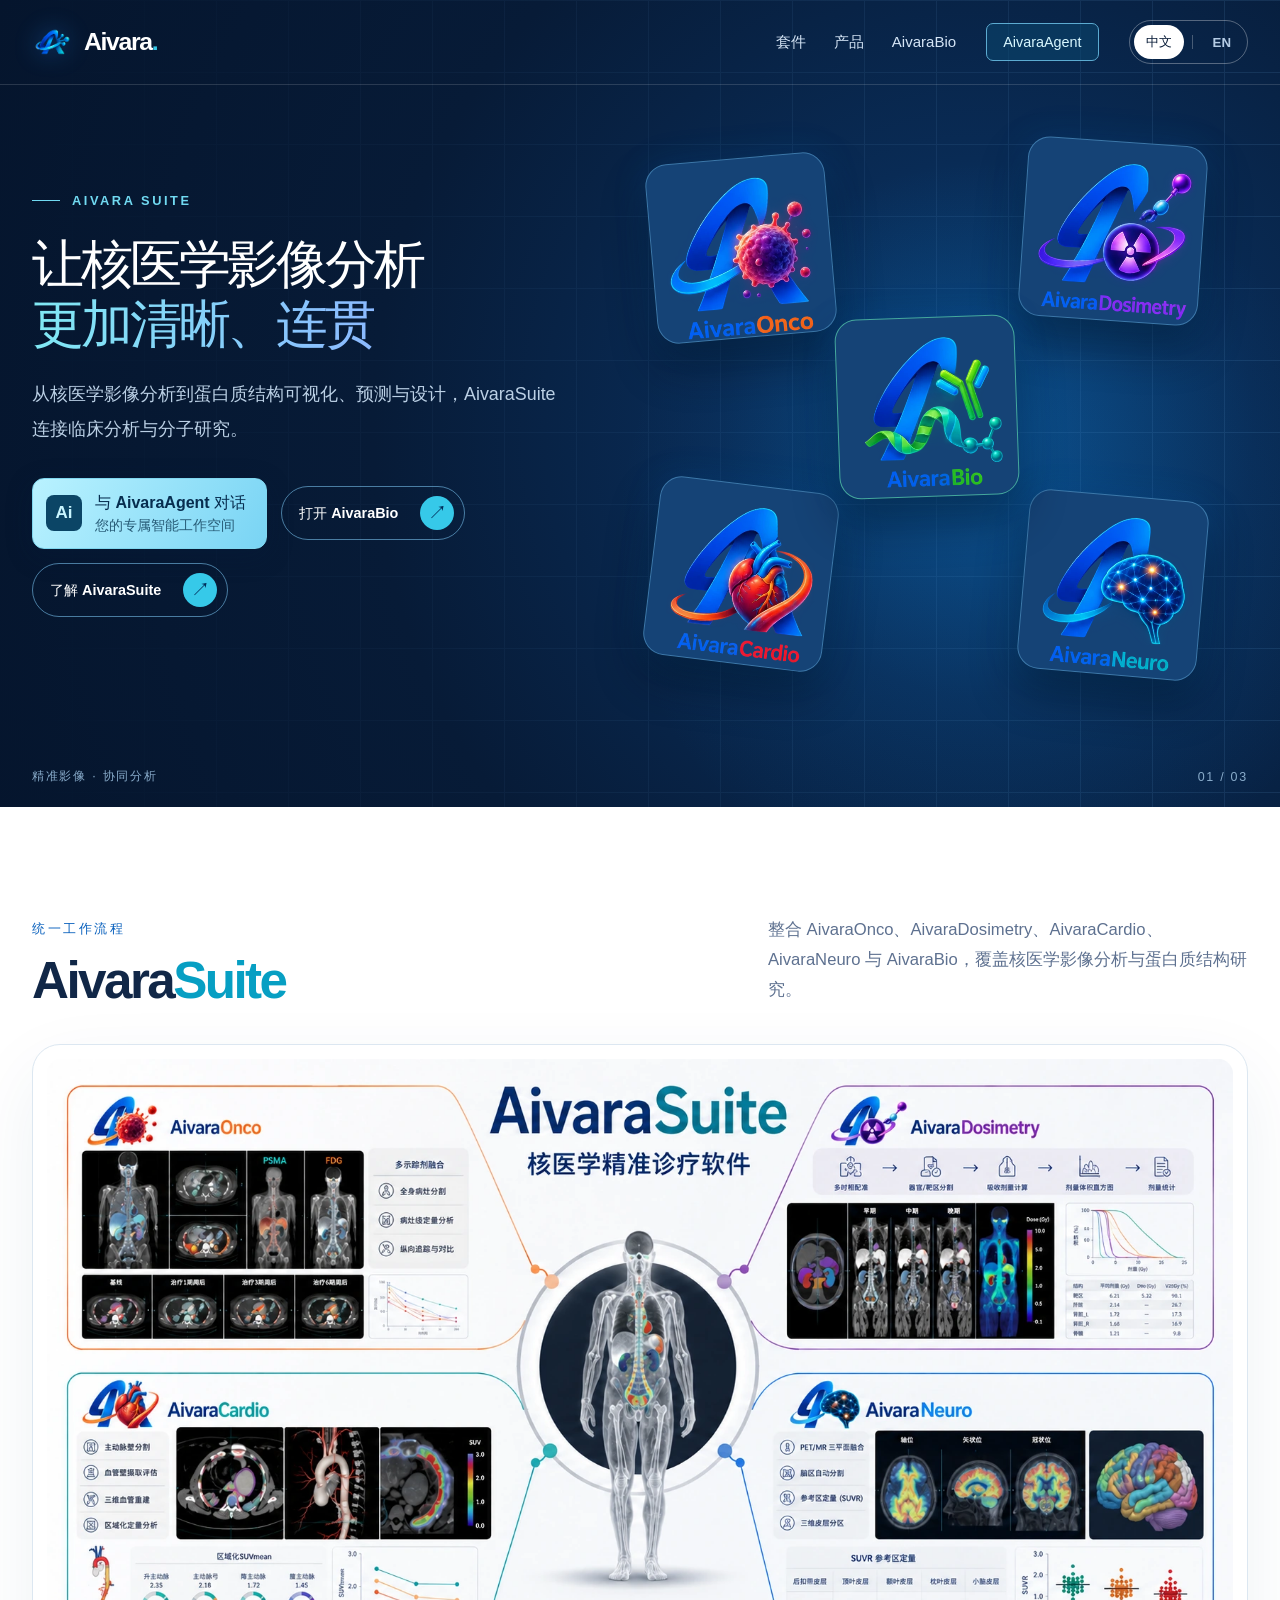
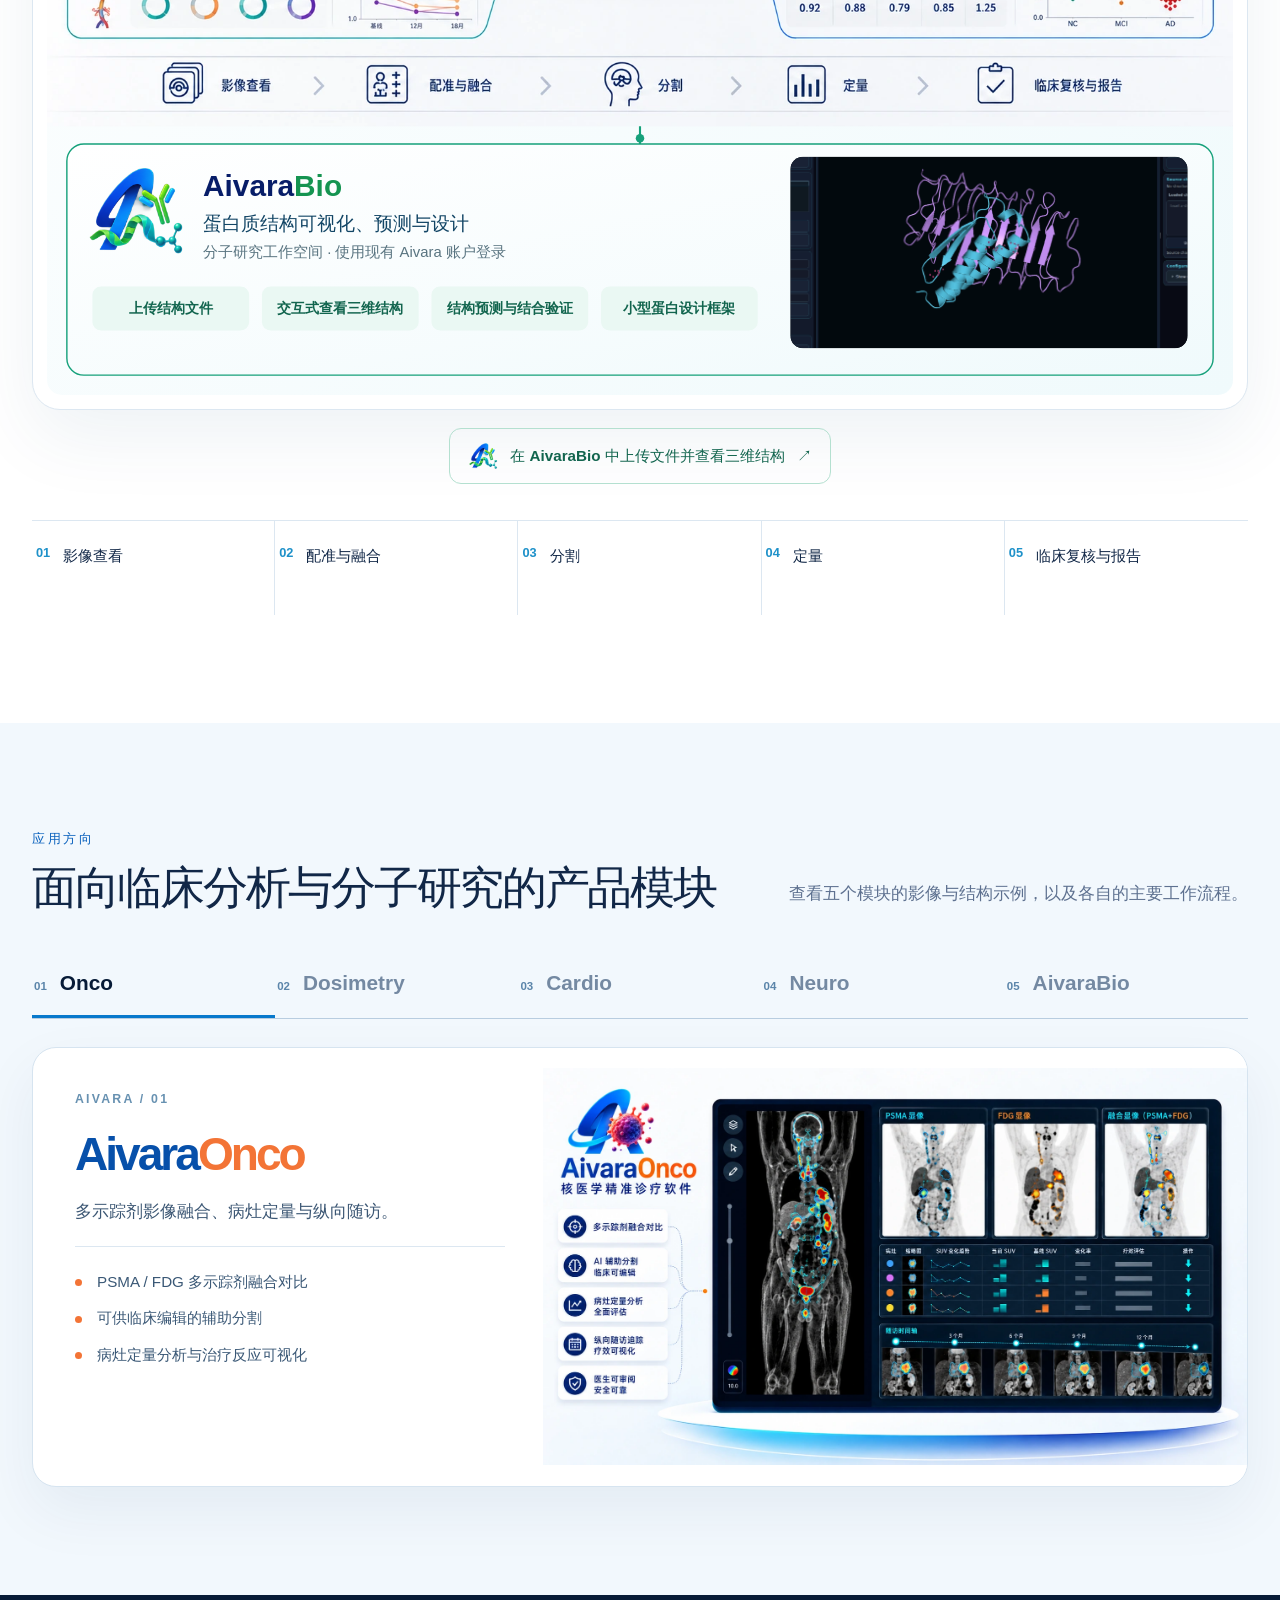
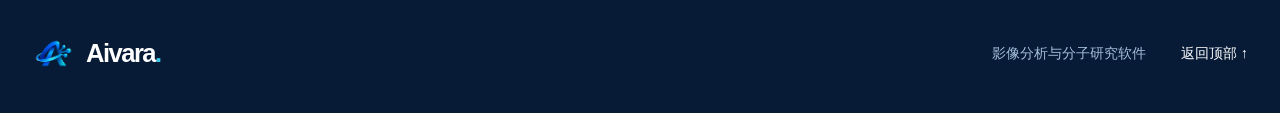
<file: index.html>
<!doctype html>
<html lang="zh-CN">
  <head>
    <meta charset="utf-8" />
    <meta name="viewport" content="width=device-width, initial-scale=1" />
    <meta name="theme-color" content="#071b37" />
    <meta name="description" content="AivaraSuite 连接核医学影像分析与分子研究：影像查看、定量、临床复核、蛋白质结构可视化、预测与设计。" />
    <title>AivaraSuite | 影像分析与分子研究</title>
    <link rel="icon" type="image/png" href="./assets/aivara-logo.png" />
    <link rel="stylesheet" href="./styles.css?v=dbc4c1ed570641fb" />
    <link rel="stylesheet" href="./assistant.css?v=bf4017f598fb965e" />
    <script src="./script.js?v=5797a24c3f313058" defer></script>
  </head>
  <body>
    <a class="skip-link" href="#main" data-i18n="skip">跳转至内容</a>
    <header class="site-header">
      <div class="container nav-inner">
        <a class="brand" href="#top" data-i18n-aria="homeLabel" aria-label="Aivara 首页"><img class="brand-logo" src="./assets/aivara-logo.png" alt="" width="1444" height="1089" /><span>Aivara<span class="brand-dot">.</span></span></a>
        <nav class="main-nav" data-i18n-aria="navLabel" aria-label="主导航">
          <a href="#suite" data-i18n="navSuite">套件</a>
          <a href="#solutions" data-i18n="navSolutions">产品</a>
          <a href="https://bio.aivaramed.com">AivaraBio</a>
        </nav>
        <a class="assistant-nav" href="https://chat.aivaramed.com" data-i18n="assistantNav">AivaraAgent</a>
        <div class="language-switch" role="group" aria-label="Language / 语言">
          <button type="button" data-lang="zh" class="active" aria-pressed="true">中文</button>
          <span aria-hidden="true"></span>
          <button type="button" data-lang="en" aria-pressed="false">EN</button>
        </div>
      </div>
    </header>

    <main id="main">
      <section class="hero" id="top" aria-labelledby="hero-title">
        <div class="hero-glow" aria-hidden="true"></div>
        <div class="container hero-grid">
          <div class="hero-copy">
            <div class="eyebrow"><span class="eyebrow-line"></span>AIVARA SUITE</div>
            <h1 id="hero-title" data-i18n="heroTitle">让核医学影像分析<br /><em>更加清晰、连贯</em></h1>
            <p data-i18n="heroBody">从核医学影像分析到蛋白质结构可视化、预测与设计，AivaraSuite 连接临床分析与分子研究。</p>
            <div class="hero-actions">
              <a class="assistant-cta" href="https://chat.aivaramed.com"><span class="assistant-symbol" aria-hidden="true">Ai</span><span><strong data-i18n="assistantTitle">与 AivaraAgent 对话</strong><small data-i18n="assistantDescription">您的专属智能工作空间</small></span></a>
              <a class="hero-link" href="https://bio.aivaramed.com"><span data-i18n="openBio">打开 AivaraBio</span><span class="link-arrow" aria-hidden="true">↗</span></a>
              <a class="hero-link" href="#suite"><span data-i18n="exploreSuite">了解 AivaraSuite</span><span class="link-arrow" aria-hidden="true">↗</span></a>
            </div>
          </div>
          <div class="hero-visual" data-i18n-aria="suiteAlt" aria-label="AivaraSuite 五个产品模块">
            <div class="product-tile tile-onco"><img src="./assets/AivaraOnco_row1_with_text.webp" alt="AivaraOnco" width="340" height="340" /></div>
            <div class="product-tile tile-dose"><img src="./assets/AivaraDosimetry_row1_with_text.webp" alt="AivaraDosimetry" width="340" height="340" /></div>
            <div class="product-tile tile-cardio"><img src="./assets/AivaraCardio_row1_with_text.webp" alt="AivaraCardio" width="340" height="340" /></div>
            <a class="product-tile tile-bio" href="https://bio.aivaramed.com" data-i18n-aria="openBio" aria-label="打开 AivaraBio"><img src="./assets/AivaraBio_row1_with_text.webp" alt="AivaraBio" width="340" height="340" /></a>
            <div class="product-tile tile-neuro"><img src="./assets/AivaraNeuro_row1_with_text.webp" alt="AivaraNeuro" width="340" height="340" /></div>
          </div>
        </div>
        <div class="hero-bottom container"><span data-i18n="heroBottom">精准影像 · 协同分析</span><span aria-hidden="true">01 / 03</span></div>
      </section>

      <section class="suite-section section-space" id="suite" aria-labelledby="suite-title">
        <div class="container">
          <div class="section-heading">
            <div>
              <p class="kicker" data-i18n="suiteKicker">统一工作流程</p>
              <h2 id="suite-title">Aivara<span>Suite</span></h2>
            </div>
            <p class="section-intro" data-i18n="suiteIntro">整合 AivaraOnco、AivaraDosimetry、AivaraCardio、AivaraNeuro 与 AivaraBio，覆盖核医学影像分析与蛋白质结构研究。</p>
          </div>
          <div class="suite-image-frame">
            <img id="suite-image" src="./assets/AivaraSuite_中文.svg?v=835e159f377491f9" alt="AivaraSuite 五个模块：AivaraOnco、AivaraDosimetry、AivaraCardio、AivaraNeuro、AivaraBio" width="1672" height="1320" loading="lazy" />
          </div>
          <a class="suite-bio-link" href="https://bio.aivaramed.com"><img src="./assets/aivara-bio-logo.png" alt="" width="340" height="340" /><span data-i18n="suiteBioLink">在 AivaraBio 中上传文件并查看三维结构</span><span aria-hidden="true">↗</span></a>
          <ol class="workflow" data-i18n-aria="workflowLabel" aria-label="AivaraSuite 影像分析流程">
            <li><span>01</span><strong data-i18n="step1">影像查看</strong></li>
            <li><span>02</span><strong data-i18n="step2">配准与融合</strong></li>
            <li><span>03</span><strong data-i18n="step3">分割</strong></li>
            <li><span>04</span><strong data-i18n="step4">定量</strong></li>
            <li><span>05</span><strong data-i18n="step5">临床复核与报告</strong></li>
          </ol>
        </div>
      </section>

      <section class="solutions-section section-space" id="solutions" aria-labelledby="solutions-title">
        <div class="container">
          <div class="section-heading solutions-heading">
            <div>
              <p class="kicker" data-i18n="solutionsKicker">应用方向</p>
              <h2 id="solutions-title" data-i18n="solutionsTitle">面向临床分析与分子研究的产品模块</h2>
            </div>
            <p class="section-intro" data-i18n="solutionsIntro">查看五个模块的影像与结构示例，以及各自的主要工作流程。</p>
          </div>
          <div class="solution-tabs" role="tablist" data-i18n-aria="productsLabel" aria-label="Aivara 产品模块">
            <button type="button" class="solution-tab active" data-product="onco" role="tab" aria-selected="true" aria-controls="product-panel"><span class="tab-number">01</span><span>Onco</span></button>
            <button type="button" class="solution-tab" data-product="dose" role="tab" aria-selected="false" aria-controls="product-panel"><span class="tab-number">02</span><span>Dosimetry</span></button>
            <button type="button" class="solution-tab" data-product="cardio" role="tab" aria-selected="false" aria-controls="product-panel"><span class="tab-number">03</span><span>Cardio</span></button>
            <button type="button" class="solution-tab" data-product="neuro" role="tab" aria-selected="false" aria-controls="product-panel"><span class="tab-number">04</span><span>Neuro</span></button>
            <button type="button" class="solution-tab" data-product="bio" role="tab" aria-selected="false" aria-controls="product-panel"><span class="tab-number">05</span><span>AivaraBio</span></button>
          </div>
          <div class="product-panel" id="product-panel" role="tabpanel" aria-live="polite">
            <div class="product-info">
              <p class="product-index">AIVARA / <span id="product-index">01</span></p>
              <img id="product-logo" class="product-logo" src="./assets/aivara-bio-logo.png" alt="" width="340" height="340" hidden />
              <h3 id="product-title">Aivara<span>Onco</span></h3>
              <p id="product-summary">多示踪剂影像融合、病灶定量与纵向随访。</p>
              <ul id="product-features"></ul>
              <a id="product-open" class="bio-open" href="https://bio.aivaramed.com" hidden><span data-i18n="openBio">打开 AivaraBio</span><span aria-hidden="true">↗</span></a>
            </div>
            <div class="product-image-wrap"><img id="product-image" src="./assets/AivaraOnco_中文.webp" alt="AivaraOnco 影像分析示例" width="1672" height="941" loading="lazy" /></div>
          </div>
        </div>
      </section>
    </main>
    <footer class="site-footer">
      <div class="container footer-inner"><span class="footer-brand"><img src="./assets/aivara-logo.png" alt="" width="1444" height="1089" /><span class="footer-wordmark">Aivara<span>.</span></span></span><span data-i18n="footerText">影像分析与分子研究软件</span><a href="#top" data-i18n="backTop">返回顶部 ↑</a></div>
    </footer>
  </body>
</html>
</file>
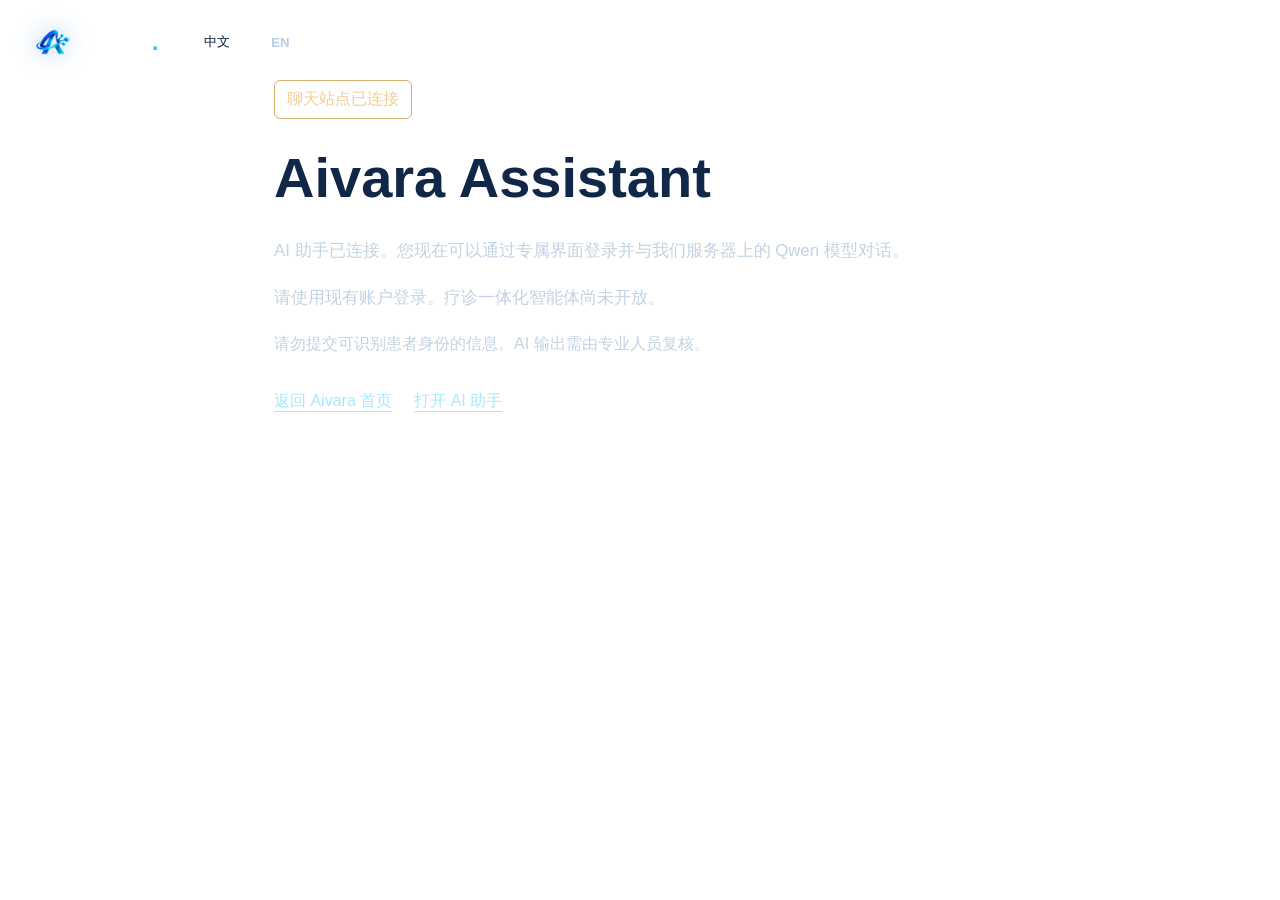
<file: assistant.html>
<!doctype html>
<html lang="zh-CN">
<head>
  <meta charset="utf-8" />
  <meta name="viewport" content="width=device-width, initial-scale=1" />
  <meta name="theme-color" content="#071b37" />
  <meta name="description" content="Aivara Assistant — public connection status." />
  <title>Aivara Assistant | 连接状态</title>
  <link rel="icon" type="image/png" href="./assets/aivara-logo.png" />
  <link rel="stylesheet" href="./styles.css?v=dbc4c1ed570641fb" />
  <link rel="stylesheet" href="./assistant.css?v=bf4017f598fb965e" />
  <script src="./assistant-status.js?v=89b1ce809162342c" defer></script>
</head>
<body>
  <header class="site-header"><div class="container nav-inner">
    <a class="brand" href="./" aria-label="Aivara home"><img class="brand-logo" src="./assets/aivara-logo.png" alt="" width="1444" height="1089" /><span>Aivara<span class="brand-dot">.</span></span></a>
    <div class="language-switch" role="group" aria-label="Language / 语言"><button type="button" data-lang="zh" class="active" aria-pressed="true">中文</button><span aria-hidden="true"></span><button type="button" data-lang="en" aria-pressed="false">EN</button></div>
  </div></header>
  <main class="assistant-status">
    <span class="status-label" data-copy="status">聊天站点已连接</span>
    <h1>Aivara Assistant</h1>
    <p data-copy="body">AI 助手已连接。您现在可以通过专属界面登录并与我们服务器上的 Qwen 模型对话。</p>
    <p data-copy="scope">请使用现有账户登录。疗诊一体化智能体尚未开放。</p>
    <p class="status-note" data-copy="notice">请勿提交可识别患者身份的信息。AI 输出需由专业人员复核。</p>
    <div class="status-links"><a href="./" data-copy="home">返回 Aivara 首页</a><a href="https://chat.aivaramed.com" data-copy="try">打开 AI 助手</a></div>
  </main>
</body>
</html>
</file>
<file: styles.css>
:root{color-scheme:light;--navy:#071b37;--blue:#0a61bd;--cyan:#36c9e9;--ink:#112747;--muted:#5e7190;--line:#dce7f1;--pale:#f2f8fd;font-family:Inter,"SF Pro Display","PingFang SC","Microsoft YaHei",Arial,sans-serif;font-synthesis:none}
*{box-sizing:border-box}html{scroll-behavior:smooth}body{margin:0;color:var(--ink);background:#fff}button,a{font:inherit}button{cursor:pointer}a{color:inherit;text-decoration:none}img{display:block;max-width:100%}.container{width:min(100% - 64px,1280px);margin:auto}.skip-link{position:absolute;left:-9999px;top:10px;z-index:50;padding:10px;background:#fff}.skip-link:focus{left:10px}.site-header{position:absolute;top:0;left:0;right:0;z-index:10;color:#fff;border-bottom:1px solid rgba(255,255,255,.14)}.nav-inner{height:84px;display:flex;align-items:center;gap:56px}.brand{display:inline-flex;align-items:center;gap:12px;font-size:1.55rem;font-weight:780;letter-spacing:-.055em}.brand-logo{width:40px;height:40px;object-fit:contain;filter:drop-shadow(0 0 12px #237fe87a)}.brand-dot,.footer-wordmark>span{color:var(--cyan)}.main-nav{display:flex;gap:36px;margin-left:auto}.main-nav a{font-size:.94rem;color:#d5e5f6;transition:color .2s}.main-nav a:hover,.main-nav a:focus-visible{color:#fff}.language-switch{display:flex;align-items:center;gap:8px;padding:4px;border:1px solid #ffffff50;border-radius:100px}.language-switch button{border:0;background:transparent;color:#b5cce5;padding:8px 12px;border-radius:50px;font-size:.83rem;font-weight:650}.language-switch button.active{background:#fff;color:var(--navy)}.language-switch span{width:1px;height:14px;background:#ffffff42}
.hero{position:relative;overflow:hidden;min-height:740px;background:radial-gradient(circle at 77% 53%,#0b4a85 0,#092b55 25%,#071b37 57%,#05152d 100%);color:#fff}.hero::before{content:"";position:absolute;inset:0;opacity:.12;background-image:linear-gradient(#78b7ec 1px,transparent 1px),linear-gradient(90deg,#78b7ec 1px,transparent 1px);background-size:72px 72px;mask-image:linear-gradient(to right,transparent,#000)}.hero-glow{position:absolute;right:-10%;top:15%;width:65vw;height:65vw;border-radius:50%;background:radial-gradient(circle,#0f7aca30,transparent 64%);pointer-events:none}.hero-grid{position:relative;display:grid;grid-template-columns:.9fr 1.1fr;align-items:center;gap:48px;padding-top:130px;padding-bottom:88px;min-height:715px}.hero-copy{position:relative;z-index:2}.eyebrow,.kicker{font-size:.8rem;letter-spacing:.2em;font-weight:800;text-transform:uppercase}.eyebrow{display:flex;align-items:center;gap:12px;color:#71daf2}.eyebrow-line{width:28px;height:1px;background:currentColor}.hero h1{margin:26px 0 24px;font-size:clamp(3rem,4.1vw,4.9rem);font-weight:760;line-height:1.14;letter-spacing:-.06em}.hero h1 em{font-style:normal;background:linear-gradient(95deg,#80e9f4,#8bb9ff);-webkit-background-clip:text;background-clip:text;color:transparent}.hero p{max-width:530px;color:#bbd0e5;font-size:1.12rem;line-height:1.9}.hero-link{margin-top:26px;display:inline-flex;align-items:center;gap:22px;border:1px solid #72b8e2a0;border-radius:100px;padding:9px 10px 9px 22px;font-size:.95rem;font-weight:700;transition:background .2s,transform .2s}.hero-link:hover,.hero-link:focus-visible{background:#ffffff18;transform:translateY(-2px)}.link-arrow{width:34px;height:34px;border-radius:50%;display:grid;place-items:center;background:var(--cyan);color:#002d5a;font-size:1.2rem}.hero-visual{height:550px;position:relative;perspective:1200px}.product-tile{position:absolute;width:32%;aspect-ratio:1;border:1px solid #80d1ff5e;border-radius:22px;overflow:hidden;background:#154376;box-shadow:0 22px 45px #00101e77,0 0 35px #008cff26;transform:rotate(-5deg);transition:transform .25s}.product-tile:hover{transform:translateY(-8px) rotate(0)}.product-tile img{width:100%;height:100%;object-fit:cover}.tile-onco{left:10%;top:5%}.tile-dose{right:10%;top:2%;transform:rotate(4deg)}.tile-cardio{left:10%;bottom:3%;transform:rotate(7deg)}.tile-neuro{right:10%;bottom:1%;transform:rotate(5deg)}.hero-bottom{position:relative;display:flex;justify-content:space-between;align-items:center;padding-bottom:22px;color:#89accb;font-size:.78rem;letter-spacing:.14em;text-transform:uppercase}
.section-space{padding:108px 0}.section-heading{display:flex;justify-content:space-between;align-items:end;gap:40px;margin-bottom:34px}.kicker{color:var(--blue);margin:0 0 14px}.section-heading h2{font-size:clamp(2.4rem,4vw,4.2rem);line-height:1.13;letter-spacing:-.05em;margin:0;font-weight:780}.section-heading h2 span{color:#079fc3}.section-intro{max-width:480px;color:var(--muted);line-height:1.8;font-size:1.04rem;margin:0 0 5px}.suite-image-frame{border:1px solid var(--line);border-radius:28px;padding:14px;background:#fff;box-shadow:0 27px 75px #0b407212;overflow:hidden}.suite-image-frame img{width:100%;height:auto;object-fit:contain;border-radius:15px}.workflow{list-style:none;display:grid;grid-template-columns:repeat(5,1fr);gap:0;margin:36px 0 0;padding:0;border-top:1px solid var(--line)}.workflow li{min-height:94px;padding:24px 15px 0 4px;display:flex;align-items:flex-start;gap:13px;border-right:1px solid var(--line)}.workflow li:last-child{border:0}.workflow li span{color:#1e91c9;font-size:.8rem;font-weight:800}.workflow li strong{font-size:.94rem;line-height:1.5}
.solutions-section{background:var(--pale)}.solutions-heading{margin-bottom:36px}.solutions-heading h2{max-width:760px;font-size:clamp(2.2rem,3.55vw,3.8rem)}.solution-tabs{display:grid;grid-template-columns:repeat(4,1fr);border-bottom:1px solid #b8cde0}.solution-tab{display:flex;align-items:baseline;gap:13px;padding:21px 12px 20px 2px;border:0;border-bottom:3px solid transparent;background:transparent;text-align:left;color:#7489a2;font-size:1.3rem;font-weight:730;transition:color .2s,border-color .2s}.solution-tab:hover{color:var(--blue)}.solution-tab.active{color:var(--navy);border-color:#0879cc}.tab-number{font-size:.72rem;color:#5b85aa;font-weight:700}.product-panel{display:grid;grid-template-columns:.42fr .58fr;background:#fff;border:1px solid #d6e4f0;border-radius:24px;overflow:hidden;box-shadow:0 24px 60px #12375810;margin-top:28px;min-height:440px}.product-info{padding:44px 38px 35px 42px}.product-index{color:#6791b1;letter-spacing:.18em;font-size:.77rem;font-weight:800;margin:0 0 25px}.product-info h3{margin:0 0 20px;font-size:clamp(2.4rem,3.6vw,4.2rem);line-height:1;letter-spacing:-.065em;color:#0750aa}.product-info h3 span{color:var(--accent,#fc6a2b)}.product-info>p:not(.product-index){font-size:1.04rem;color:#3c5774;line-height:1.75;max-width:400px}.product-info ul{list-style:none;padding:23px 0 0;margin:20px 0 0;border-top:1px solid var(--line)}.product-info li{position:relative;padding:0 0 13px 22px;font-size:.95rem;line-height:1.55;color:#3a5876}.product-info li::before{content:"";position:absolute;left:0;top:.62em;width:7px;height:7px;background:var(--accent,#fc6a2b);border-radius:50%}.product-image-wrap{display:flex;align-items:center;background:#fff}.product-image-wrap img{width:100%;height:100%;object-fit:contain}.site-footer{background:#071b37;color:#a4bed9}.footer-inner{min-height:118px;display:flex;align-items:center;gap:35px;font-size:.9rem}.footer-brand{display:inline-flex;align-items:center;gap:12px;color:#fff;font-size:1.6rem;font-weight:800;letter-spacing:-.06em;margin-right:auto}.footer-brand>img{width:42px;height:42px;object-fit:contain}.footer-inner a{color:#fff}.footer-inner a:hover{text-decoration:underline}
:focus-visible{outline:3px solid #3ed7ef;outline-offset:4px}@media(max-width:1050px){.hero-grid{grid-template-columns:1fr 1fr;gap:16px}.hero-visual{height:430px}.hero{min-height:650px}.hero-grid{min-height:625px}.product-tile{border-radius:15px}.product-info{padding:35px 26px}.product-panel{grid-template-columns:.43fr .57fr}}@media(max-width:750px){.container{width:min(100% - 36px,600px)}.nav-inner{height:72px;gap:16px}.brand{font-size:1.35rem}.brand-logo{width:34px;height:34px}.main-nav{gap:14px}.main-nav a{font-size:.83rem}.language-switch{gap:0}.language-switch button{padding:7px 8px;font-size:.76rem}.hero{min-height:0}.hero-grid{display:flex;flex-direction:column;align-items:stretch;gap:20px;min-height:0;padding-top:137px;padding-bottom:10px}.hero h1{font-size:clamp(2.8rem,10vw,4.3rem)}.hero p{font-size:1rem;line-height:1.8}.hero-visual{height:340px;width:100%;max-width:530px;align-self:center}.product-tile{width:32%;border-radius:14px}.tile-onco{top:4%;left:10%}.tile-dose{top:1%;left:auto;right:10%}.tile-cardio{top:auto;right:auto;bottom:2%;left:10%}.tile-neuro{bottom:0;left:auto;right:10%}.hero-bottom{padding-bottom:22px}.section-space{padding:74px 0}.section-heading{display:block}.section-intro{margin-top:21px}.suite-image-frame{padding:6px;border-radius:15px}.suite-image-frame img{border-radius:9px}.workflow{grid-template-columns:repeat(2,1fr)}.workflow li{min-height:68px;padding-top:19px}.workflow li:nth-child(2n){border-right:0}.solution-tabs{overflow-x:auto;display:flex;scrollbar-width:thin}.solution-tab{flex:0 0 auto;min-width:123px;font-size:1.06rem;padding-right:18px}.product-panel{display:flex;flex-direction:column;min-height:0}.product-info{padding:32px 26px 18px}.product-info h3{font-size:2.6rem}.product-image-wrap{padding:0 6px 6px}.footer-inner{min-height:130px;flex-wrap:wrap;gap:8px 20px;padding-top:24px;padding-bottom:24px}.footer-brand{width:100%}}@media(max-width:410px){.main-nav{display:none}.language-switch{margin-left:auto}.hero-visual{height:285px}.hero h1{font-size:2.7rem}.hero-bottom{font-size:.66rem}.workflow li strong{font-size:.87rem}}@media(prefers-reduced-motion:reduce){html{scroll-behavior:auto}*,*::before,*::after{transition:none!important}}
</file>
<file: assistant.css>
.bio-open{flex-shrink:0;display:inline-flex;align-items:center;gap:22px;padding:17px 22px;border-radius:12px;background:var(--navy);color:white;font-weight:700}.bio-open:hover,.bio-open:focus-visible{background:#0a4c7b}
.assistant-nav{display:inline-flex;align-items:center;justify-content:center;border:1px solid #5cabd1;border-radius:7px;padding:10px 16px;color:#d9f8ff;background:#0b4b7380;font-size:.9rem;white-space:nowrap}
.assistant-nav:hover,.assistant-nav:focus-visible{background:#125b88;border-color:#86d9ee}
.nav-inner{gap:30px}.main-nav{gap:28px}
.hero-actions{display:flex;align-items:center;flex-wrap:wrap;gap:14px;margin-top:32px}
.hero-actions .hero-link{margin:0;padding-left:17px;font-size:.9rem}
.assistant-cta{display:inline-flex;align-items:center;gap:13px;min-height:62px;padding:12px 20px 12px 13px;border:1px solid #80d7ef;border-radius:12px;background:linear-gradient(120deg,#b9f2ff,#79d4f4);color:#072d4f;box-shadow:0 7px 26px #031b3c40;transition:background .2s,transform .2s}
.assistant-cta:hover,.assistant-cta:focus-visible{background:#c7f5ff;transform:translateY(-2px)}
.assistant-symbol{width:36px;height:36px;display:grid;place-items:center;border-radius:8px;background:#0b4566;color:#c8f5ff;font-size:17px;font-weight:700}
.assistant-cta strong{display:block;font-size:1rem;line-height:1.45}.assistant-cta small{display:block;font-size:.875rem;color:#285c77;line-height:1.6}
.assistant-status{max-width:780px;margin:auto;padding:80px 24px}.assistant-status h1{font-size:clamp(2rem,5vw,3.5rem);line-height:1.2;margin:25px 0}.assistant-status p{font-size:1.05rem;line-height:1.8;color:#c2d2e3}.assistant-status .status-label{display:inline-block;border:1px solid #d5b06d;border-radius:6px;padding:8px 12px;color:#f1ce91;font-size:1rem}.assistant-status .status-note{font-size:1rem}.status-links{display:flex;flex-wrap:wrap;gap:22px;margin-top:32px}.status-links a{font-size:1rem;color:#a6e9ff;text-decoration:underline;text-underline-offset:5px}
@media(max-width:750px){.nav-inner{gap:12px}.main-nav{display:none}.assistant-nav{margin-left:auto;font-size:.875rem;padding:9px 10px}.hero-actions{gap:12px}.assistant-cta{padding-right:17px}.language-switch{margin-left:0}.assistant-status{padding-top:55px}}
@media(max-width:410px){.nav-inner{gap:8px}.brand{gap:6px}.brand-logo{width:30px;height:30px}.assistant-nav{padding:9px 8px}.language-switch button{padding:7px 6px}}

/* Bio joins the five suite products in the hero, overview and product tabs. */
[hidden]{display:none!important}
.product-tile{width:28%}.tile-onco,.tile-cardio{left:7%}.tile-dose,.tile-neuro{right:7%}
.tile-bio{left:36%;top:34%;z-index:1;transform:rotate(-2deg);border-color:#62e4b5a0}
.solution-tabs{grid-template-columns:repeat(5,1fr)}
.product-logo{width:70px;height:70px;object-fit:contain;margin:-12px 0 14px}
.product-info .bio-open{margin-top:16px;padding:13px 16px;font-size:.92rem}
.suite-bio-link{display:flex;align-items:center;justify-content:center;gap:12px;margin:18px auto 0;padding:12px 18px;width:fit-content;max-width:100%;color:#12654e;border:1px solid #b4e0d0;border-radius:12px;font-size:.95rem;font-weight:650;line-height:1.5}
.suite-bio-link img{width:30px;height:30px;object-fit:contain;flex-shrink:0}
.suite-bio-link:hover{background:#eef9f4}
@media(min-width:751px) and (max-width:1050px){.hero h1{font-size:clamp(2rem,4.1vw,2.7rem)}}
@media(max-width:750px){.product-tile{width:28%}.tile-bio{left:36%;top:34%}.suite-bio-link{font-size:.88rem}.solution-tabs{display:grid;grid-template-columns:repeat(3,1fr);overflow:visible}.solution-tab{min-width:0;gap:8px;font-size:1rem;padding-right:8px}.product-info .bio-open{margin-bottom:12px}}
@media(max-width:410px){.solution-tabs{grid-template-columns:repeat(2,1fr)}}
</file>
